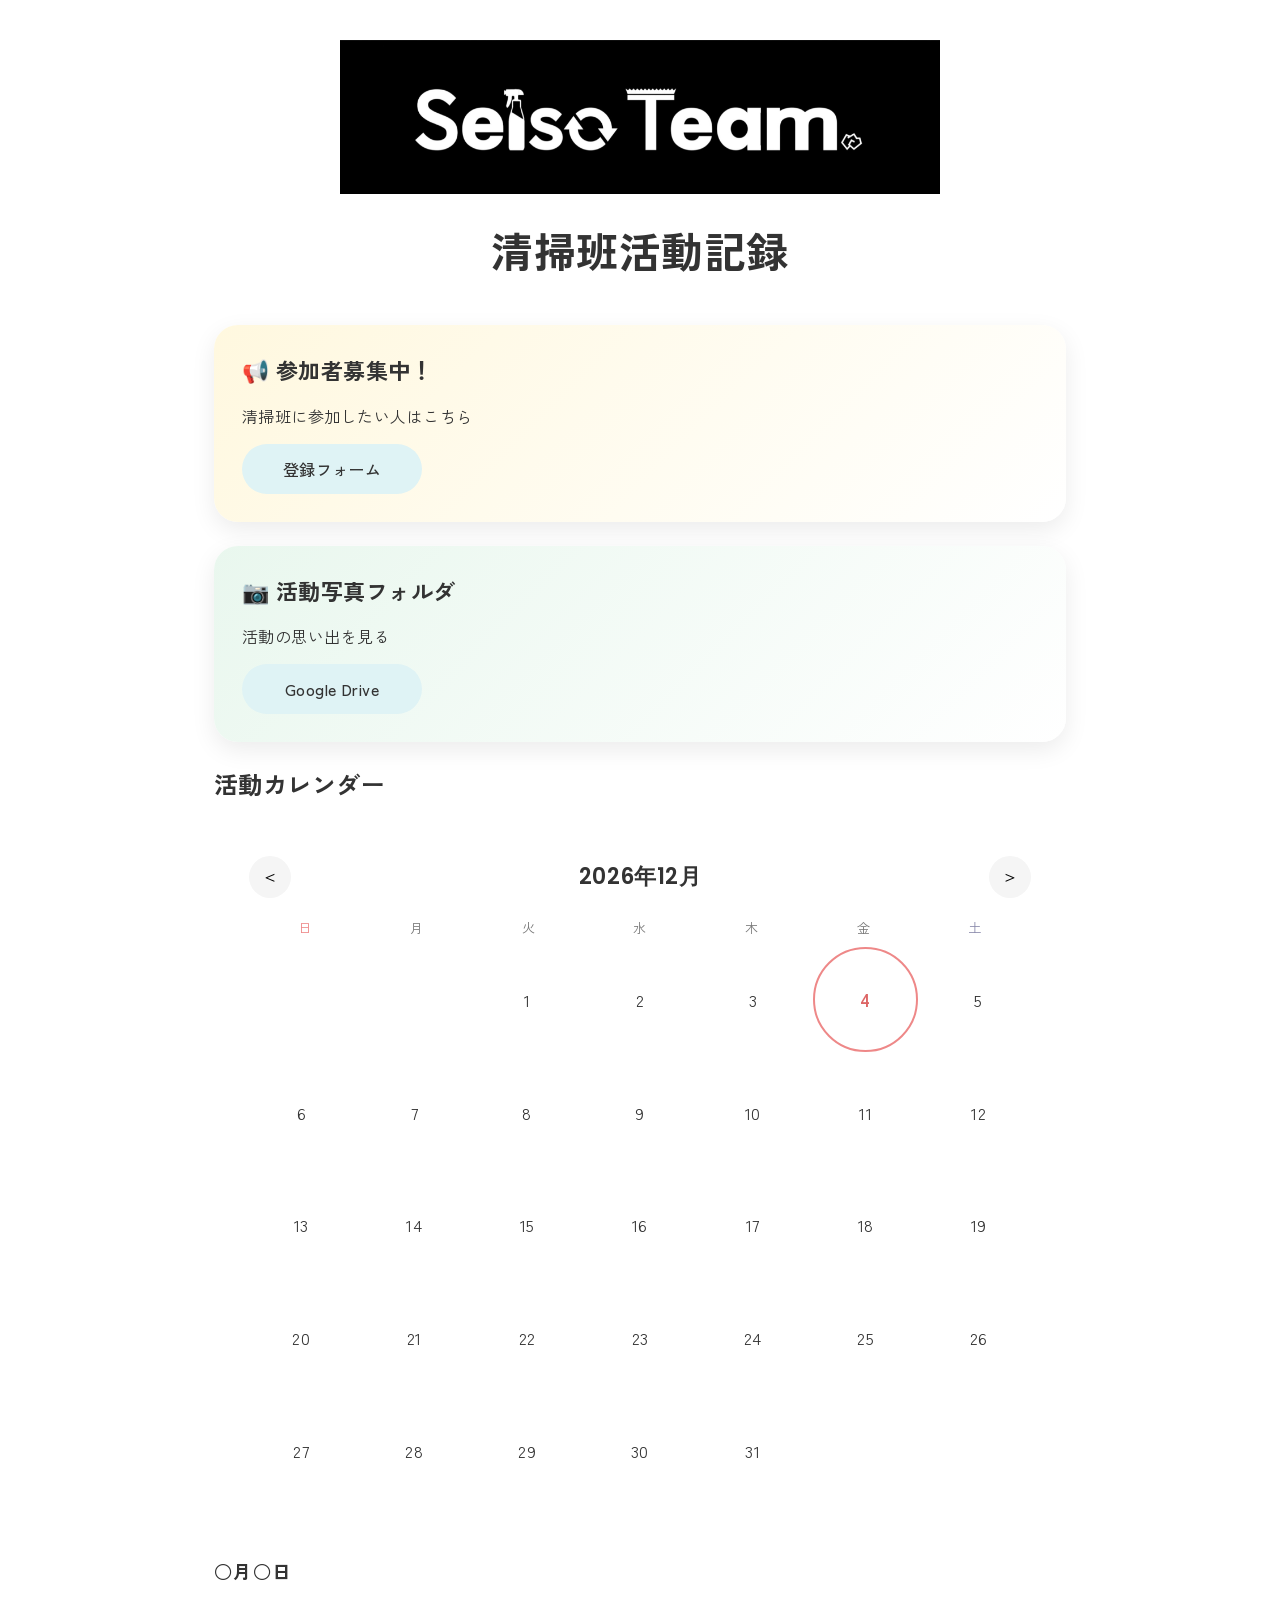
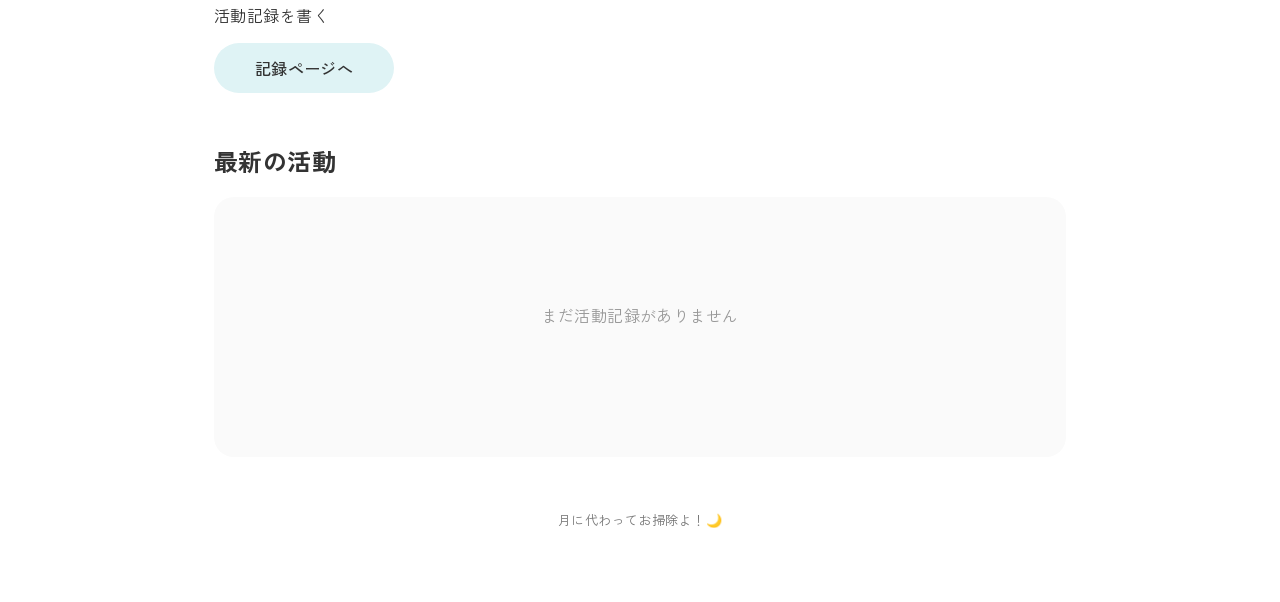
<file: Seiso-Team/index.html>
<!DOCTYPE html>
<html lang="ja">

<head>
    <meta charset="UTF-8">

    <meta name="viewport" content="width=device-width, initial-scale=1.0">

    <title>清掃班活動記録</title>

    <!-- PWA設定 -->
    <link rel="manifest" href="manifest.json">

    <!-- favicon -->
    <link rel="icon" href="images/logo.png">

    <!-- Google Fonts -->
    <link rel="preconnect" href="https://fonts.googleapis.com">
    <link rel="preconnect" href="https://fonts.gstatic.com" crossorigin>

    <link
        href="https://fonts.googleapis.com/css2?family=Poppins:wght@400;500;600&family=Zen+Kaku+Gothic+New:wght@400;500;700&display=swap"
        rel="stylesheet">

    <!-- CSS -->
    <link rel="stylesheet" href="css/style.css">
    <link rel="stylesheet" href="css/calendar.css">

</head>


<body>


<!-- ==========================
     起動画面
========================== -->

<div id="splash">

    <img src="images/header.png" id="splash-logo" alt="清掃班ヘッダー">

</div>



<!-- ==========================
     メインページ
========================== -->

<div id="app">


<header class="home-header">

    <img 
    src="images/header.png"
    class="main-logo"
    alt="清掃班ヘッダー"
>


    <h1>
        清掃班活動記録
    </h1>


</header>




<!-- ==========================
     募集カード
========================== -->

<section class="card recruit-card">


    <h2>
        📢 参加者募集中！
    </h2>


    <p>
        清掃班に参加したい人はこちら
    </p>


    <a 
        class="button"
        href="https://forms.gle/3fiu8th9zazY7DJz6"
        target="_blank"
    >
        登録フォーム
    </a>


</section>





<!-- ==========================
     写真フォルダ
========================== -->


<section class="card photo-card">


    <h2>
        📷 活動写真フォルダ
    </h2>


    <p>
        活動の思い出を見る
    </p>


    <a
        class="button"
        href="https://drive.google.com/drive/folders/1bj0CdSgTQ-WJhwhxTuH-ENNiGUu-fwCp"
        target="_blank"
    >
        Google Drive
    </a>


</section>






<!-- ==========================
     カレンダー
========================== -->


<section class="calendar-section">


<h2>
    活動カレンダー
</h2>


<div class="calendar-card">


    <div class="calendar-header">


        <button id="prev-month">
            ＜
        </button>


        <h3 id="calendar-title">
            2026年7月
        </h3>


        <button id="next-month">
            ＞
        </button>


    </div>




    <div class="weekdays">

        <span>日</span>
        <span>月</span>
        <span>火</span>
        <span>水</span>
        <span>木</span>
        <span>金</span>
        <span>土</span>

    </div>



    <div id="calendar-days">

        <!-- JavaScriptで生成 -->

    </div>



</div>



</section>







<!-- ==========================
     日付選択シート
========================== -->


<div id="date-sheet"
class="bottom-sheet">


<div class="sheet-content">


<h3 id="selected-date">
    ○月○日
</h3>


<p>
    活動記録を書く
</p>


<a
id="write-button"
class="button"
href="pages/activity.html"
>
    記録ページへ
</a>


</div>


</div>








<!-- ==========================
     最新の活動
========================== -->

<section class="latest-section">


<h2>
    最新の活動
</h2>



<div class="latest-box" id="latest-activities">


<p class="no-activity">
    まだ活動記録がありません
</p>



</div>

</section>



<!-- ==========================
     フッター
========================== -->


<footer>


<p>
    月に代わってお掃除よ！🌙
</p>


</footer>




</div>




<!-- JavaScript -->

<script src="js/script.js"></script>

<script src="js/calendar.js?v=2"></script>


</body>

</html>
</file>
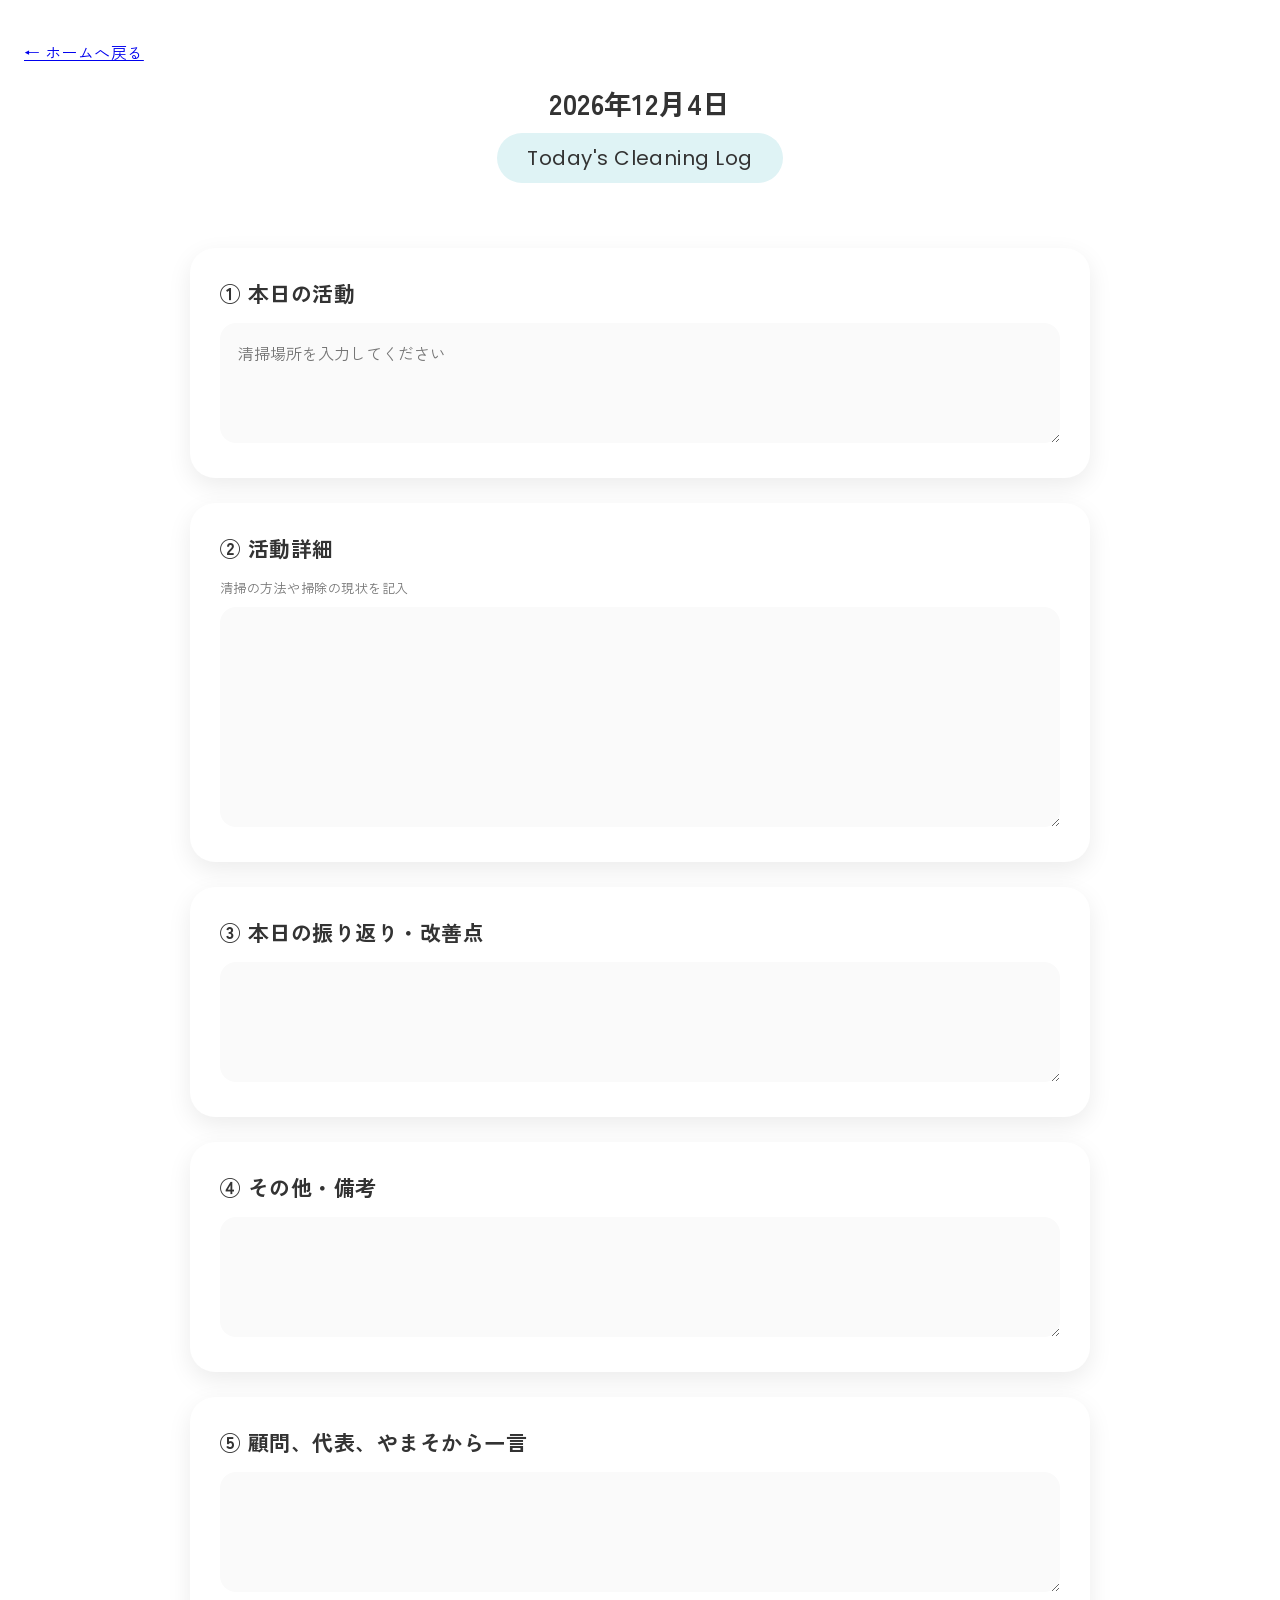
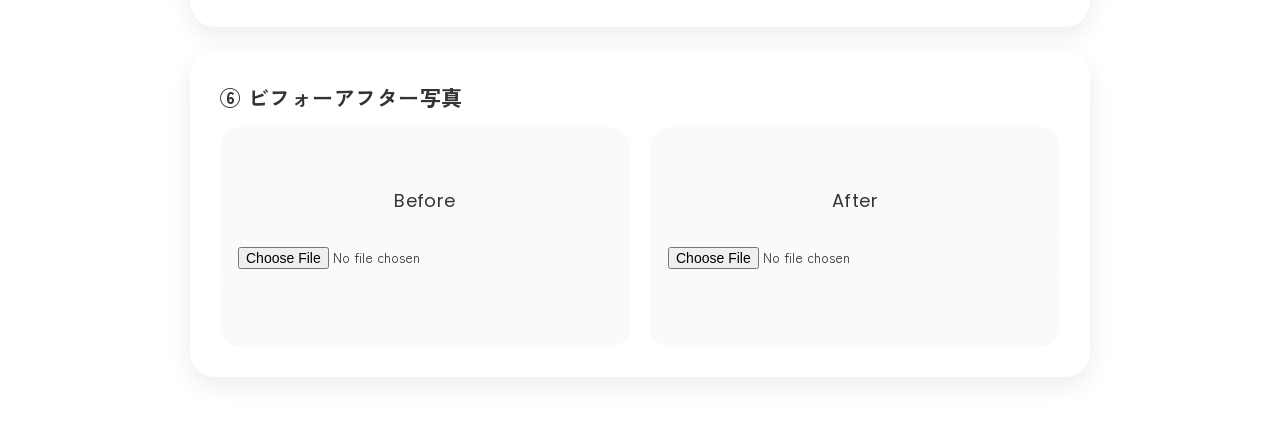
<file: Seiso-Team/pages/activity.html>
<!DOCTYPE html>
<html lang="ja">

<head>

<meta charset="UTF-8">

<meta name="viewport" content="width=device-width, initial-scale=1.0">


<title>
活動記録 | 清掃班
</title>


<link rel="icon" href="../images/logo.png">


<!-- Google Fonts -->

<link rel="preconnect" href="https://fonts.googleapis.com">

<link rel="preconnect" href="https://fonts.gstatic.com" crossorigin>


<link
href="https://fonts.googleapis.com/css2?family=Poppins:wght@400;500;600&family=Zen+Kaku+Gothic+New:wght@400;500;700&display=swap"
rel="stylesheet">


<!-- CSS -->

<link rel="stylesheet" href="../css/style.css">

<link rel="stylesheet" href="../css/activity.css">


</head>



<body>


<div class="activity-page">


<a href="../index.html" class="back-button">
← ホームへ戻る
</a>


<div class="activity-container">





<!-- ======================
     ヘッダー
====================== -->


<header class="activity-header">


<h1
class="activity-date"
id="activity-date">
○月○日
</h1>


<div class="activity-title">

Today's Cleaning Log

</div>


</header>








<!-- ======================
     本日の活動
====================== -->


<p
id="save-message"
class="save-message">
</p>



<section class="activity-card">




<h2>
① 本日の活動
</h2>




<textarea
id="activity"
data-save
class="normal-text"
placeholder="清掃場所を入力してください">
</textarea>


</section>







<!-- ======================
     活動詳細
====================== -->


<section class="activity-card">


<h2>
② 活動詳細
</h2>


<p class="description">

清掃の方法や掃除の現状を記入

</p>


<textarea

id="detail"

data-save

class="large-text"

placeholder="活動内容を詳しく入力してください">

</textarea>


</section>









<!-- ======================
     振り返り
====================== -->


<section class="activity-card">


<h2>
③ 本日の振り返り・改善点
</h2>


<textarea

id="reflection"

data-save

class="normal-text"

placeholder="気づいたことや改善点">

</textarea>


</section>








<!-- ======================
     備考
====================== -->


<section class="activity-card">


<h2>
④ その他・備考
</h2>


<textarea

id="memo"

data-save

class="normal-text"

placeholder="その他伝えたいこと">

</textarea>


</section>








<!-- ======================
     コメント
====================== -->


<section class="activity-card">


<h2>
⑤ 顧問、代表、やまそから一言
</h2>


<textarea

id="comment"

data-save

class="normal-text"

placeholder="コメント">

</textarea>


</section>








<!-- ======================
     写真
====================== -->


<section class="activity-card">


<h2 class="photo-title">

⑥ ビフォーアフター写真

</h2>



<div class="photo-area">



<div class="photo-box">


<span>
Before
</span>


<img
id="before-image"
alt=""
>


<input

class="photo-input"

type="file"

accept="image/*"

onchange="previewImage(this,'before-image')">


</div>







<div class="photo-box">


<span>
After
</span>


<img
id="after-image"
alt=""
>


<input

class="photo-input"

type="file"

accept="image/*"

onchange="previewImage(this,'after-image')">


</div>




</div>



</section>










</div>










<script src="../js/activity.js"></script>


</body>

</html>
</file>
<file: Seiso-Team/css/style.css>
/* =================================
   清掃班活動記録サイト
   style.css
================================= */


/* -------------------------------
   基本設定
-------------------------------- */


* {
    box-sizing: border-box;
}


html {

    scroll-behavior:
    smooth;

}



body {

    margin:0;

    background:#ffffff;

    color:#333;

    font-family:
    "Zen Kaku Gothic New",
    sans-serif;

    letter-spacing:
    0.03em;

}




.english {

    font-family:
    "Poppins",
    sans-serif;

}





/* -------------------------------
   起動画面
-------------------------------- */


#splash {

    position:
    fixed;


    inset:
    0;


    background:
    #000;


    display:
    flex;


    justify-content:
    center;


    align-items:
    center;


    z-index:
    9999;


    animation:
    splash-hide 1s forwards;


    animation-delay:
    1.2s;

}





#splash-logo {

    width:
    min(65vw,400px);

    animation:
    logo-light 0.8s linear;

}






@keyframes logo-light {


    0% {

        filter:
        brightness(1);

    }


    50% {

        filter:
        brightness(2);

    }


    100% {

        filter:
        brightness(1);

    }

}






@keyframes splash-hide {


    to {

        opacity:
        0;


        visibility:
        hidden;

    }

}








/* -------------------------------
   メイン
-------------------------------- */


#app {


    max-width:
    900px;


    margin:
    0 auto;


    padding:

    40px 24px;


    animation:
    fade-up 0.8s ease;


}





@keyframes fade-up {


    from {

        opacity:
        0;


        transform:
        translateY(20px);

    }


    to {

        opacity:
        1;


        transform:
        translateY(0);

    }


}









/* -------------------------------
   ヘッダー
-------------------------------- */


.home-header {

    text-align:
    center;


    margin-bottom:
    45px;

}





.main-logo {


    width:

    min(85vw,600px);


    display:
    block;


    margin:

    0 auto 25px;

}






.home-header h1 {


    font-size:

    clamp(28px,5vw,42px);


    font-weight:

    700;


    margin:
    0;

}








/* -------------------------------
   カード
-------------------------------- */


.card {


    background:
    #fff;


    border-radius:
    24px;


    padding:
    28px;


    margin-bottom:
    24px;


    box-shadow:

    0 8px 25px rgba(0,0,0,0.08);


    animation:
    card-up 0.7s ease;

}






.card:hover {


    transform:
    translateY(-4px);


    transition:
    0.3s;

}






@keyframes card-up {


    from {

        opacity:
        0;


        transform:
        translateY(15px);

    }


    to {

        opacity:
        1;


        transform:
        translateY(0);

    }

}







.card h2 {


    margin-top:
    0;


    font-size:
    22px;

}







/* -------------------------------
   ボタン
-------------------------------- */


.button {


    display:
    inline-flex;


    justify-content:
    center;


    align-items:
    center;


    min-width:
    180px;


    padding:
    13px 25px;


    border-radius:
    999px;


    text-decoration:
    none;


    color:
    #333;


    background:
    #dff3f5;


    font-weight:
    500;


    transition:
    0.3s;

}





.button:hover {


    transform:
    translateY(-3px);


    opacity:
    0.8;

}






/* -------------------------------
   カードカラー
-------------------------------- */


.recruit-card {


    background:

    linear-gradient(
        135deg,
        #fff8df,
        #ffffff
    );

}



.photo-card {


    background:

    linear-gradient(
        135deg,
        #e9f7ee,
        #ffffff
    );

}







/* -------------------------------
   最新活動
-------------------------------- */


.latest-section {


    margin-top:
    50px;

}




.latest-box {


    height:
    260px;


    overflow-y:
    auto;


    background:
    #fafafa;


    border-radius:
    20px;


    padding:
    10px;

}





.latest-item {


    padding:
    18px;


    border-bottom:
    1px solid #eee;

}





.latest-item p {


    margin:
    0 0 5px;


    color:
    #777;

}





.no-activity {


    text-align:
    center;


    color:
    #999;


    padding:
    80px 0;

}







/* -------------------------------
   フッター
-------------------------------- */


footer {


    text-align:
    center;


    font-size:
    13px;


    color:
    #777;


    padding:
    40px 0 20px;

}







/* -------------------------------
   レスポンシブ
-------------------------------- */


@media(max-width:600px){


    #app {


        padding:

        30px 16px;

    }



    .card {


        padding:

        22px;


        border-radius:

        20px;

    }



    .button {


        width:

        100%;

    }


}
</file>
<file: Seiso-Team/css/calendar.css>
/* =================================
   清掃班活動記録サイト
   calendar.css
================================= */


/* -------------------------------
   カレンダー上部
-------------------------------- */


.calendar-header {

    display: flex;

    justify-content: space-between;

    align-items: center;

    margin-bottom: 20px;

}



.calendar-header h3 {

    margin: 0;

    font-family:
    "Poppins",
    sans-serif;

    font-size: 22px;

    font-weight: 600;

}



.calendar-header button {

    border: none;

    background: #f5f5f5;

    width: 42px;

    height: 42px;

    border-radius: 50%;

    font-size: 18px;

    cursor: pointer;

    transition: 0.25s;

}



.calendar-header button:hover {

    background: #dff3f5;

    transform: scale(1.05);

}






/* -------------------------------
   曜日
-------------------------------- */


.weekdays {


    display: grid;


    grid-template-columns:

    repeat(7,1fr);


    text-align: center;


    margin-bottom: 10px;


    font-size: 13px;


    color:#777;


}




.weekdays span:first-child {

    color:#e88;

}



.weekdays span:last-child {

    color:#88a;

}







/* -------------------------------
   日付エリア
-------------------------------- */


#calendar-days {


    display:

    grid;


    grid-template-columns:

    repeat(7,1fr);


    gap:

    8px;


}






/* -------------------------------
   日付ボタン
-------------------------------- */


.calendar-day {


    aspect-ratio:

    1 / 1;


    display:

    flex;


    justify-content:

    center;


    align-items:

    center;


    border-radius:

    50%;


    cursor:

    pointer;


    position:

    relative;


    font-size:

    15px;


    transition:

    0.25s;


}



.calendar-day:hover {


    background:

    #f3f8f8;


    transform:

    scale(1.08);


}






/* -------------------------------
   空白セル
-------------------------------- */


.empty-day {

    cursor:

    default;

}





/* -------------------------------
   今日
-------------------------------- */


.today {


    border:

    2px solid #e88;


    color:

    #d66;


    font-weight:

    600;


}







/* -------------------------------
   活動記録ありの日
-------------------------------- */


.has-record {


    background:

    #f9dfe5;


}







/* 今日＋活動日
-------------------------------- */


.today.has-record {


    border:

    2px solid #e88;


    background:

    #f9dfe5;


}







/* -------------------------------
   月移動アニメーション
-------------------------------- */


.calendar-slide-left {


    animation:

    slide-left 0.3s ease;


}



.calendar-slide-right {


    animation:

    slide-right 0.3s ease;


}




@keyframes slide-left {


    from {

        opacity:0;

        transform:

        translateX(30px);

    }


    to {

        opacity:1;

        transform:

        translateX(0);

    }


}




@keyframes slide-right {


    from {

        opacity:0;

        transform:

        translateX(-30px);

    }


    to {

        opacity:1;

        transform:

        translateX(0);

    }


}







/* -------------------------------
   iPad対応
-------------------------------- */


@media(min-width:768px){


    .calendar-card {


        padding:

        35px;


    }


    .calendar-day {


        font-size:

        17px;


    }


}






/* -------------------------------
   スマホ対応
-------------------------------- */


@media(max-width:600px){


    #calendar-days {


        gap:

        5px;


    }


    .calendar-day {


        font-size:

        13px;


    }



}
</file>
<file: Seiso-Team/css/activity.css>
/* =================================
   清掃班活動記録サイト
   activity.css
================================= */


/* -------------------------------
   活動ページ全体
-------------------------------- */


.activity-page {

    background:#ffffff;

    min-height:100vh;

    padding:
    40px 24px;

}




.activity-container {

    max-width:
    900px;

    margin:
    0 auto;

}







/* -------------------------------
   ヘッダー
-------------------------------- */


.activity-header {

    text-align:center;

    margin-bottom:
    40px;

}



.activity-date {

    font-size:
    28px;

    font-weight:
    700;

    margin-bottom:
    10px;

}




.activity-title {

    display:
    inline-block;


    padding:
    10px 30px;


    border-radius:
    999px;


    background:
    #dff3f5;


    font-family:
    "Poppins",
    sans-serif;


    font-size:
    20px;

}








/* -------------------------------
   入力カード
-------------------------------- */


.activity-card {

    background:
    #ffffff;


    border-radius:
    25px;


    padding:
    30px;


    margin-bottom:
    25px;


    box-shadow:
    0 8px 25px rgba(0,0,0,0.08);

}




.activity-card h2 {

    font-size:
    21px;


    margin-top:
    0;


    margin-bottom:
    15px;

}





.description {

    font-size:
    13px;


    color:
    #777;


    margin-bottom:
    10px;

}







/* -------------------------------
   入力欄
-------------------------------- */


textarea,
input {


    width:
    100%;


    border:
    none;


    background:
    #fafafa;


    border-radius:
    16px;


    padding:
    18px;


    font-family:
    inherit;


    font-size:
    16px;


    outline:
    none;


    resize:
    vertical;


    transition:
    0.25s;

}





textarea:focus,
input:focus {


    background:
    #ffffff;


    box-shadow:
    0 0 0 3px #dff3f5;

}





.large-text {

    min-height:
    220px;

}




.normal-text {

    min-height:
    120px;

}








/* -------------------------------
   Before After
-------------------------------- */


.photo-title {

    margin-bottom:
    15px;

}




.photo-area {

    display:
    grid;


    grid-template-columns:
    1fr 1fr;


    gap:
    20px;

}




.photo-box {


    background:
    #fafafa;


    border-radius:
    20px;


    min-height:
    220px;


    display:
    flex;


    flex-direction:
    column;


    justify-content:
    center;


    align-items:
    center;


    overflow:
    hidden;

}




.photo-box span {


    font-family:
    "Poppins",
    sans-serif;


    font-size:
    18px;


    margin-bottom:
    15px;

}




.photo-box img {


    max-width:
    100%;


    max-height:
    200px;


    object-fit:
    cover;

}




.photo-input {


    font-size:
    14px;

}








/* -------------------------------
   保存表示
-------------------------------- */





    text-align:
    center;


    color:
    #777;


    font-size:
    13px;


    margin-top:
    20px;

}




/* -------------------------------
   ホームへ戻るボタン
-------------------------------- */


.back-button {

    display:inline-block;

    margin-bottom:20px;

    padding:10px 18px;

    border-radius:999px;

    background:#dff3f5;

    color:#333;

    text-decoration:none;

    font-size:14px;

    transition:0.3s;

}



.back-button:hover {

    transform:translateY(-2px);

    opacity:0.8;

}




/* -------------------------------
   スマホ対応
-------------------------------- */


@media(max-width:700px){


    .activity-page {

        padding:
        25px 15px;

    }



    .activity-card {

        padding:
        20px;

    }




    .photo-area {

        grid-template-columns:
        1fr;

    }


}


/* -------------------------------
   自動保存表示
-------------------------------- */


.save-message {

    text-align:center;

    color:#7aa;

    font-size:14px;

    margin:20px 0;

    min-height:20px;

}

.save-message {

    text-align:right;

    margin:0 10px 5px 0;

    font-size:13px;

    color:#7aa;

}
</file>
